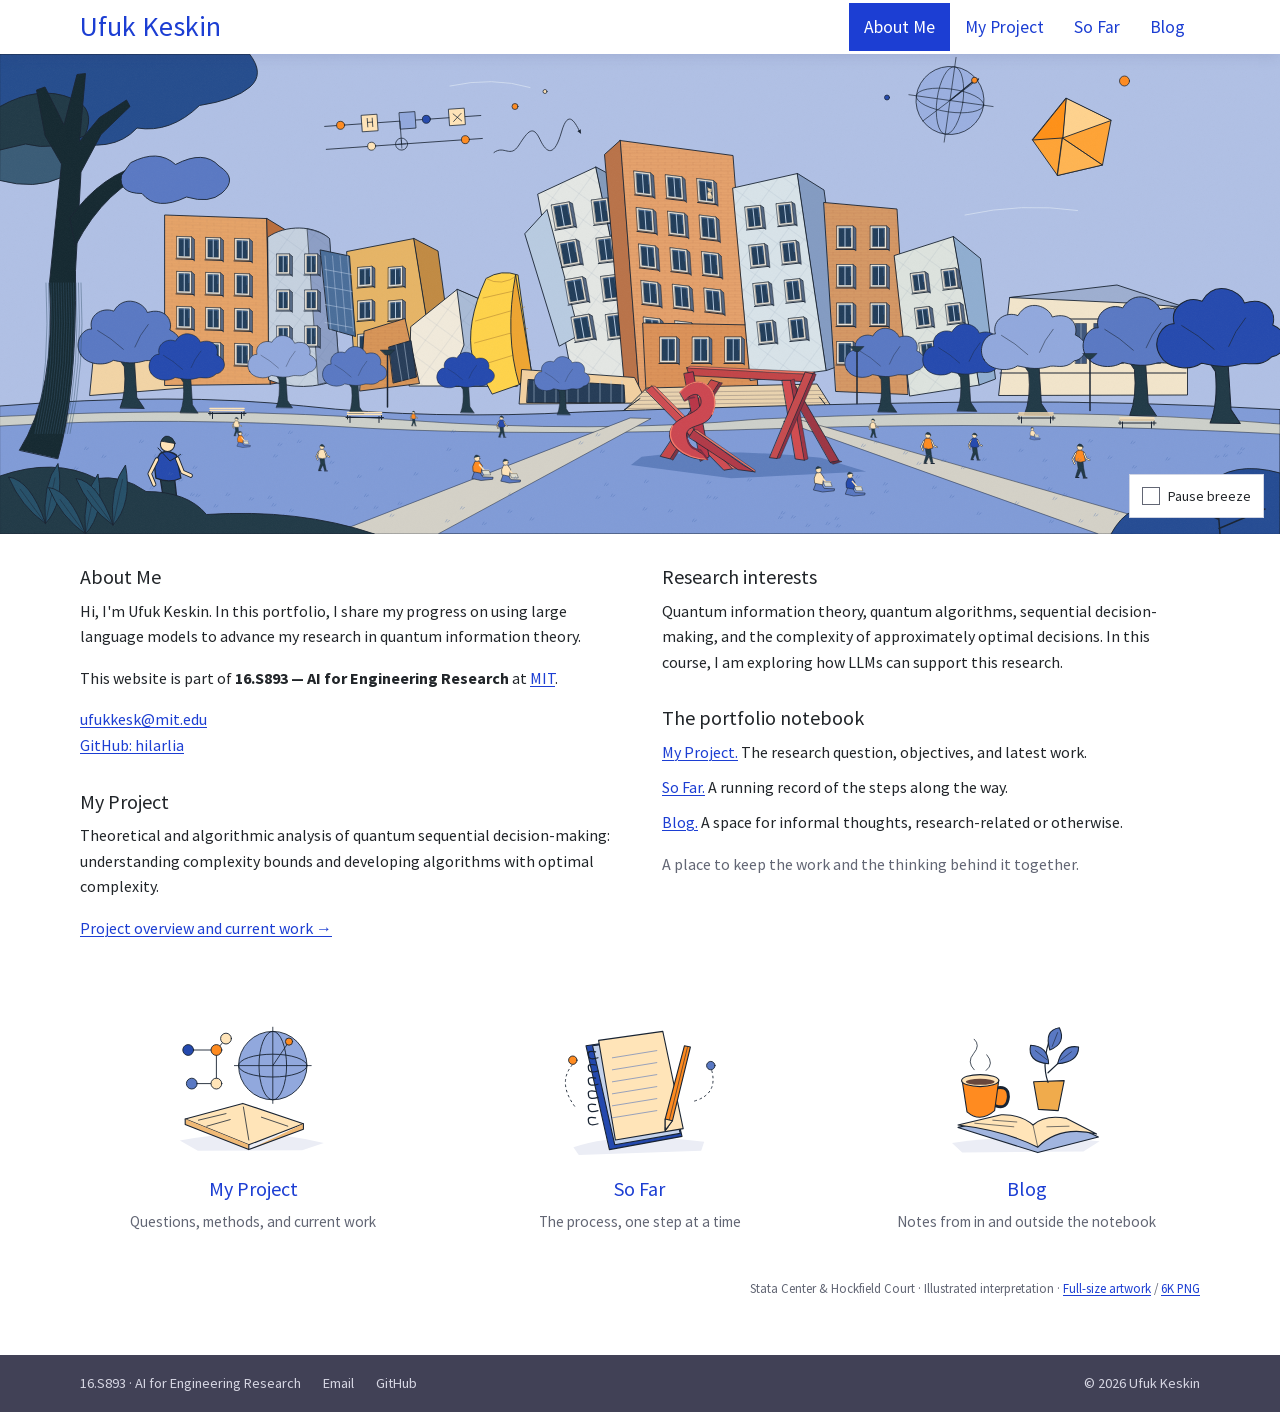
<file: docs/index.html>
<!doctype html>
<html lang="en">
<head>
  <meta charset="utf-8">
  <meta name="viewport" content="width=device-width, initial-scale=1">
  <meta name="description" content="Ufuk Keskin's portfolio for MIT 16.S893: AI for Engineering Research, quantum information theory, and quantum sequential decision-making.">
  <title>Ufuk Keskin | About Me</title>
  <link rel="icon" href="assets/favicon.svg" type="image/svg+xml">
  <link rel="stylesheet" href="style.css">
</head>
<body>
  <a class="skip-link" href="#main">Skip to content</a>
  <header class="site-header">
    <div class="container header-inner">
      <a class="site-title" href="index.html">Ufuk Keskin</a>
      <nav aria-label="Main navigation">
        <ul class="nav-list">
          <li><a href="index.html" aria-current="page">About Me</a></li>
          <li><a href="project.html">My Project</a></li>
          <li><a href="sofar.html">So Far</a></li>
          <li><a href="blog.html">Blog</a></li>
        </ul>
      </nav>
    </div>
  </header>

  <!-- Leaves are a separate decorative layer; the original artwork is untouched. -->
  <figure class="campus-banner">
    <input class="breeze-toggle" type="checkbox" id="pause-breeze">
    <div class="campus-scene">
      <a href="assets/stata-center.svg" aria-label="View the full-size Stata Center illustration">
        <img src="assets/stata-center.svg" width="6144" height="2304" fetchpriority="high"
          alt="Illustrated interpretation of MIT's Stata Center: tilted brick and silver façades above a blue Hockfield Court, with students, trees, and the red steel forms of Aesop's Fables, II.">
      </a>
      <svg class="campus-breeze" viewBox="0 0 2560 960" width="2560" height="960" aria-hidden="true" focusable="false">
        <defs>
          <g id="breeze-leaf-shape" stroke="#182332" stroke-linecap="round" stroke-linejoin="round">
            <path d="M-15 1Q-8-12 14-6Q11 10-3 9Q-11 9-15 1Z" fill="currentColor" stroke-width="1.2"/>
            <path d="M-20 5Q-5 0 9-3M-5 0L-6-5M1-1L5 4" fill="none" stroke-width=".85"/>
          </g>
        </defs>
        <g transform="translate(175 240)">
          <g class="breeze-leaf breeze-leaf--one"><g class="leaf-turn"><use href="#breeze-leaf-shape"/></g></g>
        </g>
        <g transform="translate(370 300)">
          <g class="breeze-leaf breeze-leaf--two"><g class="leaf-turn"><use href="#breeze-leaf-shape"/></g></g>
        </g>
        <g transform="translate(265 545)">
          <g class="breeze-leaf breeze-leaf--three"><g class="leaf-turn"><use href="#breeze-leaf-shape"/></g></g>
        </g>
        <g transform="translate(2070 540)">
          <g class="breeze-leaf breeze-leaf--four"><g class="leaf-turn"><use href="#breeze-leaf-shape"/></g></g>
        </g>
        <g transform="translate(2280 495)">
          <g class="breeze-leaf breeze-leaf--five"><g class="leaf-turn"><use href="#breeze-leaf-shape"/></g></g>
        </g>
      </svg>
    </div>
    <label class="breeze-control" for="pause-breeze">Pause breeze</label>
  </figure>

  <main id="main" class="container home-main">
    <div class="home-columns">
      <div>
        <section aria-labelledby="about-heading">
          <h1 id="about-heading">About Me</h1>
          <p>
            Hi, I'm Ufuk Keskin. In this portfolio, I share my progress on using
            large language models to advance my research in quantum information theory.
          </p>
          <p>
            This website is part of <strong>16.S893 — AI for Engineering Research</strong>
            at <a href="https://www.mit.edu/">MIT</a>.
          </p>
          <!-- Add your background, education, and other personal details here. -->
          <p>
            <a href="mailto:ufukkesk@mit.edu">ufukkesk@mit.edu</a><br>
            <a href="https://github.com/hilarlia">GitHub: hilarlia</a>
          </p>
        </section>
        <section aria-labelledby="project-heading">
          <h2 id="project-heading">My Project</h2>
          <p>
            Theoretical and algorithmic analysis of quantum sequential decision-making:
            understanding complexity bounds and developing algorithms with optimal complexity.
          </p>
          <p><a href="project.html">Project overview and current work →</a></p>
        </section>
      </div>
      <div>
        <section aria-labelledby="interests-heading">
          <h2 id="interests-heading">Research interests</h2>
          <p>
            Quantum information theory, quantum algorithms, sequential decision-making,
            and the complexity of approximately optimal decisions. In this course,
            I am exploring how LLMs can support this research.
          </p>
        </section>
        <section aria-labelledby="notebook-heading">
          <h2 id="notebook-heading">The portfolio notebook</h2>
          <ul class="link-list">
            <li><a href="project.html">My Project.</a> The research question, objectives, and latest work.</li>
            <li><a href="sofar.html">So Far.</a> A running record of the steps along the way.</li>
            <li><a href="blog.html">Blog.</a> A space for informal thoughts, research-related or otherwise.</li>
          </ul>
          <p class="muted">A place to keep the work and the thinking behind it together.</p>
        </section>
      </div>
    </div>

    <nav class="section-links" aria-label="Explore the portfolio">
      <a class="section-link" href="project.html">
        <img src="assets/research.svg" alt="" width="300" height="250" loading="lazy">
        <h2>My Project</h2>
        <p>Questions, methods, and current work</p>
      </a>
      <a class="section-link" href="sofar.html">
        <img src="assets/notebook.svg" alt="" width="300" height="250" loading="lazy">
        <h2>So Far</h2>
        <p>The process, one step at a time</p>
      </a>
      <a class="section-link" href="blog.html">
        <img src="assets/coffee.svg" alt="" width="300" height="250" loading="lazy">
        <h2>Blog</h2>
        <p>Notes from in and outside the notebook</p>
      </a>
    </nav>
    <p class="artwork-note">
      Stata Center &amp; Hockfield Court · Illustrated interpretation ·
      <a href="assets/stata-center.svg">Full-size artwork</a> / <a href="assets/stata-center-6k.png" download>6K PNG</a>
    </p>
  </main>

  <footer class="site-footer">
    <div class="container footer-inner">
      <div class="footer-links">
        <span>16.S893 · AI for Engineering Research</span>
        <a href="mailto:ufukkesk@mit.edu">Email</a>
        <a href="https://github.com/hilarlia">GitHub</a>
      </div>
      <p>© 2026 Ufuk Keskin</p>
    </div>
  </footer>
</body>
</html>
</file>
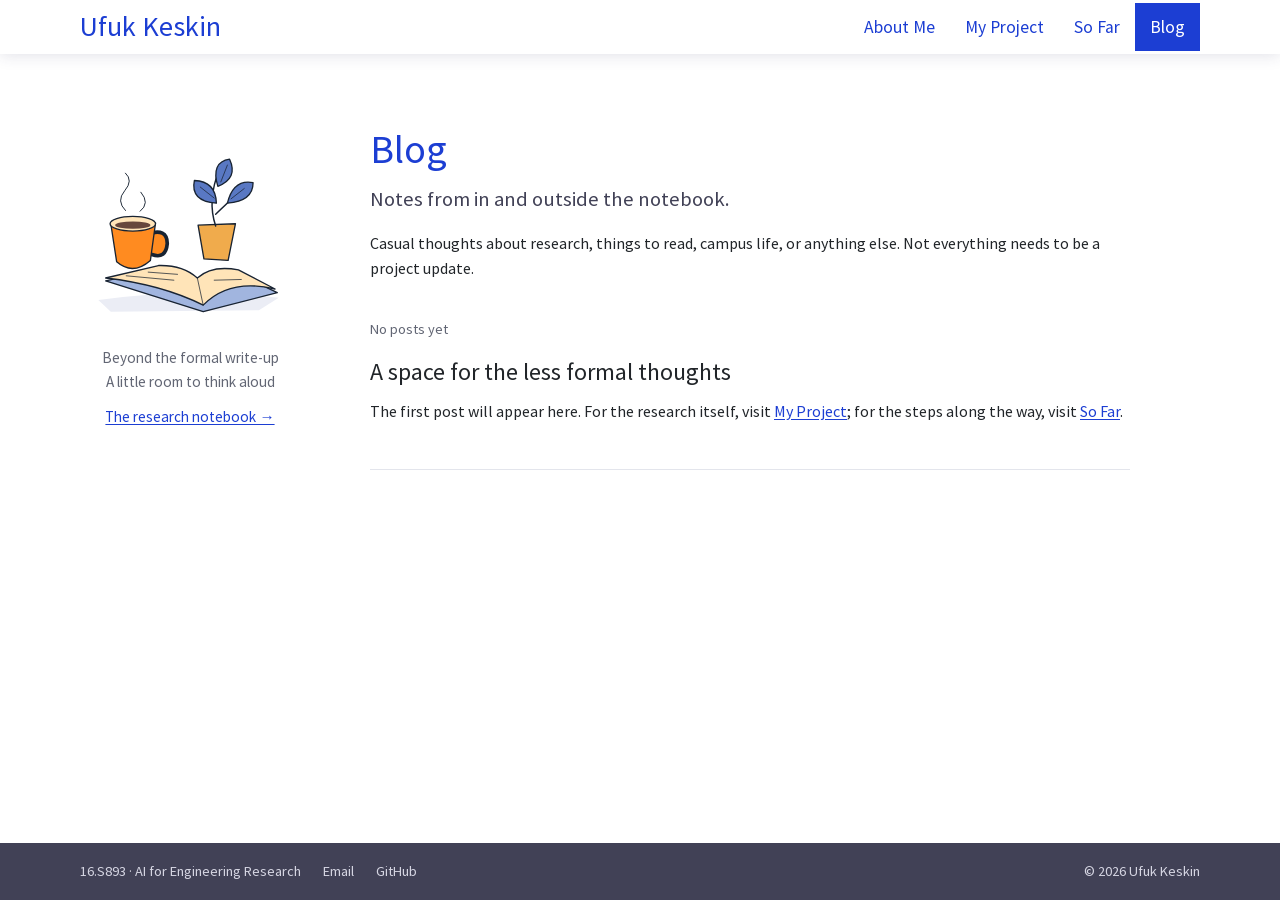
<file: docs/blog.html>
<!doctype html>
<html lang="en">
<head>
  <meta charset="utf-8">
  <meta name="viewport" content="width=device-width, initial-scale=1">
  <meta name="description" content="Informal notes and reflections from Ufuk Keskin, on research and everything beyond it.">
  <title>Ufuk Keskin | Blog</title>
  <link rel="icon" href="assets/favicon.svg" type="image/svg+xml">
  <link rel="stylesheet" href="style.css">
</head>
<body>
  <a class="skip-link" href="#main">Skip to content</a>
  <header class="site-header">
    <div class="container header-inner">
      <a class="site-title" href="index.html">Ufuk Keskin</a>
      <nav aria-label="Main navigation">
        <ul class="nav-list">
          <li><a href="index.html">About Me</a></li>
          <li><a href="project.html">My Project</a></li>
          <li><a href="sofar.html">So Far</a></li>
          <li><a href="blog.html" aria-current="page">Blog</a></li>
        </ul>
      </nav>
    </div>
  </header>

  <main id="main" class="container page-main">
    <div class="page-layout">
      <aside class="page-aside" aria-label="Related page">
        <img src="assets/coffee.svg" alt="" width="300" height="250">
        <p>Beyond the formal write-up<br>A little room to think aloud<br><a href="sofar.html">The research notebook →</a></p>
      </aside>
      <div class="prose">
        <header class="page-heading">
          <h1>Blog</h1>
          <p class="lead">Notes from in and outside the notebook.</p>
          <p>Casual thoughts about research, things to read, campus life, or anything else. Not everything needs to be a project update.</p>
        </header>
        <section class="blog-post" aria-labelledby="first-post">
          <p class="meta">No posts yet</p>
          <h2 id="first-post">A space for the less formal thoughts</h2>
          <p>The first post will appear here. For the research itself, visit <a href="project.html">My Project</a>; for the steps along the way, visit <a href="sofar.html">So Far</a>.</p>
        </section>

        <!--
          TO PUBLISH A POST:
          Remove the empty-state section above. Copy this article out of the comment,
          replace its title, date, id, and text, and put your newest post first.
          Use a real date in YYYY-MM-DD form for datetime (the value below is an example).

          <article class="blog-post" id="my-first-note">
            <p class="meta"><time datetime="2026-09-14">September 14, 2026</time> · Notes</p>
            <h2><a class="permalink" href="#my-first-note">Your post title</a></h2>
            <p>Your own thoughts go here.</p>
          </article>
        -->
      </div>
    </div>
  </main>

  <footer class="site-footer">
    <div class="container footer-inner">
      <div class="footer-links">
        <span>16.S893 · AI for Engineering Research</span>
        <a href="mailto:ufukkesk@mit.edu">Email</a>
        <a href="https://github.com/hilarlia">GitHub</a>
      </div>
      <p>© 2026 Ufuk Keskin</p>
    </div>
  </footer>
</body>
</html>
</file>
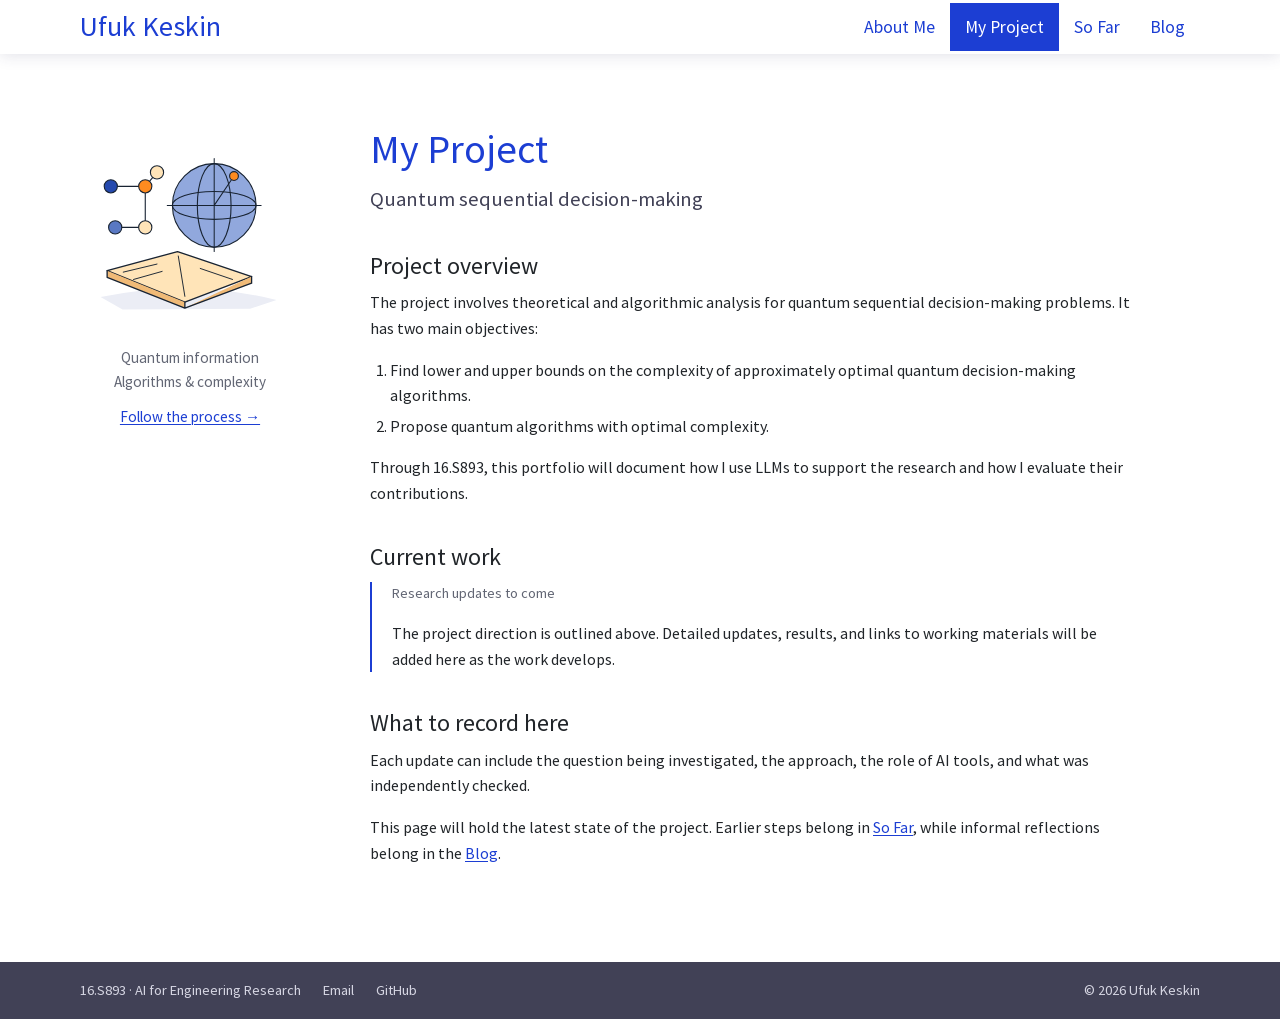
<file: docs/project.html>
<!doctype html>
<html lang="en">
<head>
  <meta charset="utf-8">
  <meta name="viewport" content="width=device-width, initial-scale=1">
  <meta name="description" content="Ufuk Keskin's research project on complexity bounds and algorithms for quantum sequential decision-making.">
  <title>Ufuk Keskin | My Project</title>
  <link rel="icon" href="assets/favicon.svg" type="image/svg+xml">
  <link rel="stylesheet" href="style.css">
</head>
<body>
  <a class="skip-link" href="#main">Skip to content</a>
  <header class="site-header">
    <div class="container header-inner">
      <a class="site-title" href="index.html">Ufuk Keskin</a>
      <nav aria-label="Main navigation">
        <ul class="nav-list">
          <li><a href="index.html">About Me</a></li>
          <li><a href="project.html" aria-current="page">My Project</a></li>
          <li><a href="sofar.html">So Far</a></li>
          <li><a href="blog.html">Blog</a></li>
        </ul>
      </nav>
    </div>
  </header>

  <main id="main" class="container page-main">
    <div class="page-layout">
      <aside class="page-aside" aria-label="Related page">
        <img src="assets/research.svg" alt="" width="300" height="250">
        <p>Quantum information<br>Algorithms &amp; complexity<br><a href="sofar.html">Follow the process →</a></p>
      </aside>
      <div class="prose">
        <header class="page-heading">
          <h1>My Project</h1>
          <p class="lead">Quantum sequential decision-making</p>
        </header>
        <section aria-labelledby="overview">
          <h2 id="overview">Project overview</h2>
          <p>
            The project involves theoretical and algorithmic analysis for quantum
            sequential decision-making problems. It has two main objectives:
          </p>
          <ol>
            <li>Find lower and upper bounds on the complexity of approximately optimal quantum decision-making algorithms.</li>
            <li>Propose quantum algorithms with optimal complexity.</li>
          </ol>
          <p>
            Through 16.S893, this portfolio will document how I use LLMs
            to support the research and how I evaluate their contributions.
          </p>
        </section>
        <section aria-labelledby="current-work">
          <h2 id="current-work">Current work</h2>
          <!-- Replace this note with a dated summary of your actual latest work. -->
          <div class="note">
            <p class="meta">Research updates to come</p>
            <p>
              The project direction is outlined above. Detailed updates, results,
              and links to working materials will be added here as the work develops.
            </p>
          </div>
        </section>
        <section aria-labelledby="working-notes">
          <h2 id="working-notes">What to record here</h2>
          <p>Each update can include the question being investigated, the approach, the role of AI tools, and what was independently checked.</p>
          <p>
            This page will hold the latest state of the project.
            Earlier steps belong in <a href="sofar.html">So Far</a>, while informal reflections belong in the <a href="blog.html">Blog</a>.
          </p>
        </section>
      </div>
    </div>
  </main>

  <footer class="site-footer">
    <div class="container footer-inner">
      <div class="footer-links">
        <span>16.S893 · AI for Engineering Research</span>
        <a href="mailto:ufukkesk@mit.edu">Email</a>
        <a href="https://github.com/hilarlia">GitHub</a>
      </div>
      <p>© 2026 Ufuk Keskin</p>
    </div>
  </footer>
</body>
</html>
</file>
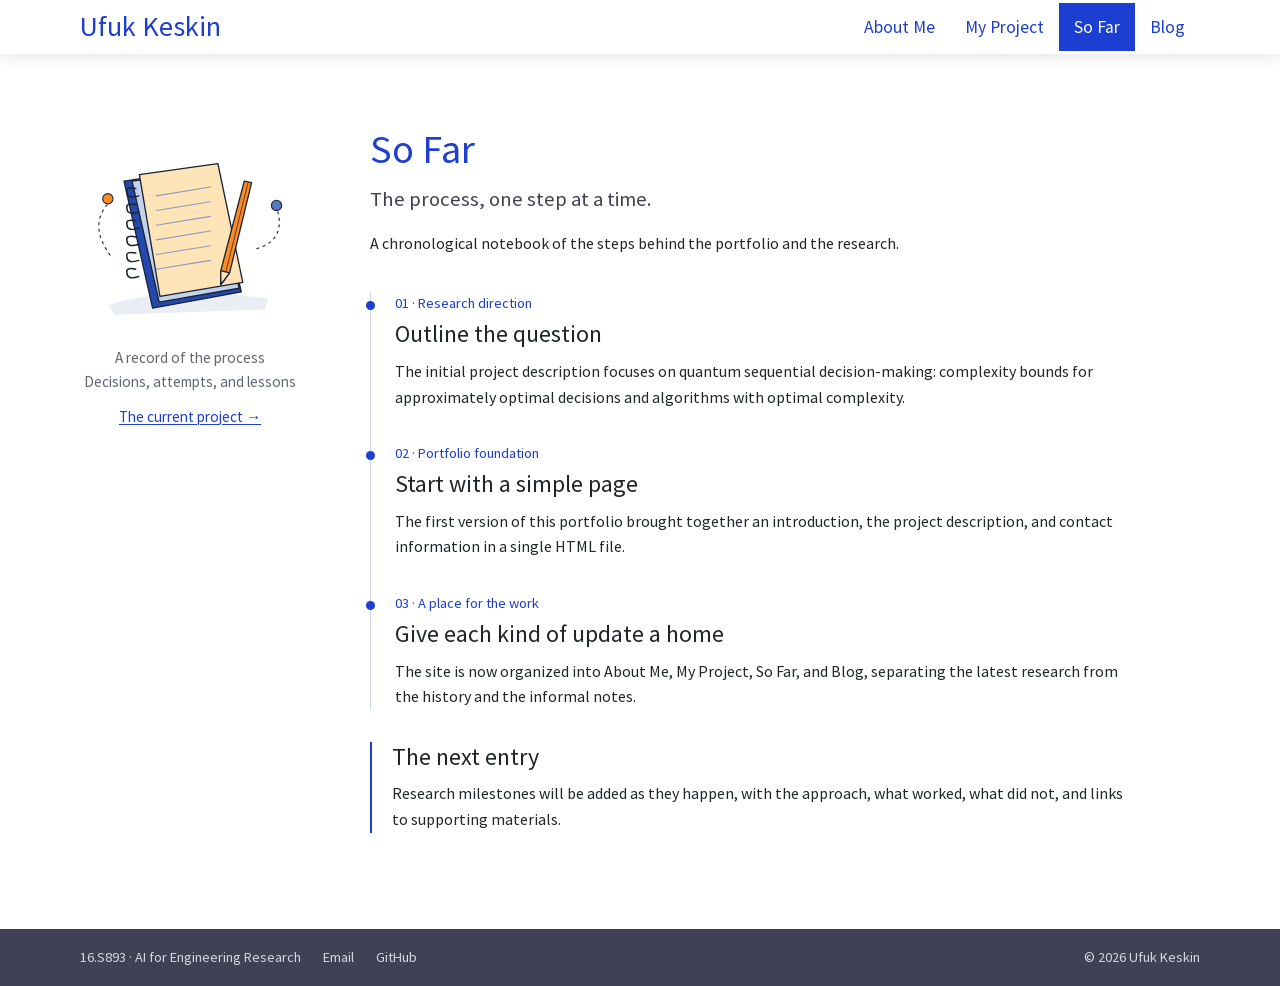
<file: docs/sofar.html>
<!doctype html>
<html lang="en">
<head>
  <meta charset="utf-8">
  <meta name="viewport" content="width=device-width, initial-scale=1">
  <meta name="description" content="The steps behind Ufuk Keskin's AI for Engineering Research portfolio and project.">
  <title>Ufuk Keskin | So Far</title>
  <link rel="icon" href="assets/favicon.svg" type="image/svg+xml">
  <link rel="stylesheet" href="style.css">
</head>
<body>
  <a class="skip-link" href="#main">Skip to content</a>
  <header class="site-header">
    <div class="container header-inner">
      <a class="site-title" href="index.html">Ufuk Keskin</a>
      <nav aria-label="Main navigation">
        <ul class="nav-list">
          <li><a href="index.html">About Me</a></li>
          <li><a href="project.html">My Project</a></li>
          <li><a href="sofar.html" aria-current="page">So Far</a></li>
          <li><a href="blog.html">Blog</a></li>
        </ul>
      </nav>
    </div>
  </header>

  <main id="main" class="container page-main">
    <div class="page-layout">
      <aside class="page-aside" aria-label="Related page">
        <img src="assets/notebook.svg" alt="" width="300" height="250">
        <p>A record of the process<br>Decisions, attempts, and lessons<br><a href="project.html">The current project →</a></p>
      </aside>
      <div class="prose">
        <header class="page-heading">
          <h1>So Far</h1>
          <p class="lead">The process, one step at a time.</p>
          <p>A chronological notebook of the steps behind the portfolio and the research.</p>
        </header>
        <ol class="timeline">
          <li>
            <p class="step">01 · Research direction</p>
            <h2>Outline the question</h2>
            <p>
              The initial project description focuses on quantum sequential decision-making:
              complexity bounds for approximately optimal decisions and algorithms with optimal complexity.
            </p>
          </li>
          <li>
            <p class="step">02 · Portfolio foundation</p>
            <h2>Start with a simple page</h2>
            <p>
              The first version of this portfolio brought together an introduction,
              the project description, and contact information in a single HTML file.
            </p>
          </li>
          <li>
            <p class="step">03 · A place for the work</p>
            <h2>Give each kind of update a home</h2>
            <p>
              The site is now organized into About Me, My Project, So Far, and Blog,
              separating the latest research from the history and the informal notes.
            </p>
          </li>
        </ol>
        <!-- Add new <li> entries above with your actual dates and completed steps. -->
        <section class="note" aria-labelledby="next-entry">
          <h2 id="next-entry">The next entry</h2>
          <p>Research milestones will be added as they happen, with the approach, what worked, what did not, and links to supporting materials.</p>
        </section>
      </div>
    </div>
  </main>

  <footer class="site-footer">
    <div class="container footer-inner">
      <div class="footer-links">
        <span>16.S893 · AI for Engineering Research</span>
        <a href="mailto:ufukkesk@mit.edu">Email</a>
        <a href="https://github.com/hilarlia">GitHub</a>
      </div>
      <p>© 2026 Ufuk Keskin</p>
    </div>
  </footer>
</body>
</html>
</file>
<file: docs/style.css>
/* Source Sans Pro is hosted locally so previews also work offline. */
@font-face {
  font-family: "Source Sans Pro";
  font-style: normal;
  font-weight: 400;
  font-display: swap;
  src: url("assets/fonts/source-sans-pro-regular.woff2") format("woff2");
}
@font-face {
  font-family: "Source Sans Pro";
  font-style: normal;
  font-weight: 700;
  font-display: swap;
  src: url("assets/fonts/source-sans-pro-bold.woff2") format("woff2");
}
@font-face {
  font-family: "Source Sans Pro";
  font-style: italic;
  font-weight: 400;
  font-display: swap;
  src: url("assets/fonts/source-sans-pro-italic.woff2") format("woff2");
}

:root {
  --blue: #1c3ed3;
  --ink: #212529;
  --muted: #626674;
  --footer: #414156;
  --rule: #e3e5ec;
}

* { box-sizing: border-box; }
html { -webkit-text-size-adjust: 100%; }
body {
  margin: 0;
  min-height: 100vh;
  display: flex;
  flex-direction: column;
  background: #fff;
  color: var(--ink);
  font-family: "Source Sans Pro", "Helvetica Neue", Arial, sans-serif;
  font-size: 16px;
  line-height: 1.6;
}
a { color: var(--blue); text-decoration: none; }
a:hover { text-decoration: underline; }
/* Identify inline links by more than color alone. Navigation stays unadorned. */
.home-columns a, .artwork-note a, .page-aside a {
  text-decoration: underline;
  text-decoration-thickness: 1px;
  text-underline-offset: 2px;
}
a:focus-visible {
  outline: 3px solid var(--blue);
  outline-offset: 4px;
}
p { margin: 0 0 1rem; }
h1, h2, h3 { margin: 0 0 .6rem; font-weight: 400; line-height: 1.25; }
h1 { font-size: 2.5rem; }
h2 { font-size: 1.25rem; }
h3 { font-size: 1.15rem; }
ul, ol { margin: 0 0 1rem; padding-left: 1.25rem; }
li + li { margin-top: .3rem; }
img { max-width: 100%; }
.container { width: calc(100% - 48px); max-width: 1120px; margin-inline: auto; }
.muted, .meta { color: var(--muted); }
.meta { font-size: .9rem; }

.skip-link {
  position: absolute;
  left: 1rem;
  top: -100px;
  z-index: 10;
  padding: .5rem 1rem;
  background: #fff;
}
.skip-link:focus { top: 1rem; }
.site-header {
  position: relative;
  z-index: 1;
  background: #fff;
  box-shadow: 0 1px 15px rgb(50 50 93 / 15%);
}
.header-inner {
  display: flex;
  align-items: center;
  justify-content: space-between;
  gap: 24px;
  min-height: 54px;
}
.site-title {
  color: var(--blue);
  font-size: 1.75rem;
  font-weight: 400;
  line-height: 1.2;
  white-space: nowrap;
}
.site-title:hover { text-decoration: none; }
.nav-list {
  display: flex;
  align-items: center;
  list-style: none;
  margin: 0;
  padding: 0;
}
.nav-list li { margin: 0; }
.nav-list a {
  display: block;
  padding: 10px 15px;
  font-size: 1.1rem;
  white-space: nowrap;
}
.nav-list a:hover, .nav-list a[aria-current="page"] {
  color: #fff;
  background: var(--blue);
  text-decoration: none;
}

/* A real image, not a background with cover: the entire scene stays visible. */
.campus-banner { position: relative; margin: 0; background: #fff; }
.campus-scene { position: relative; background: #a8b8df; }
.campus-banner a { display: block; }
.campus-banner a:focus-visible { outline-offset: -5px; }
.campus-banner img {
  display: block;
  width: 100%;
  height: auto;
  aspect-ratio: 8 / 3;
}

/* A light SVG overlay keeps the architecture, easter egg, and downloads static. */
.campus-breeze {
  position: absolute;
  inset: 0;
  width: 100%;
  height: 100%;
  overflow: hidden;
  pointer-events: none;
}
.breeze-leaf {
  --flight: 24s;
  --delay: -6s;
  --drift-x: 580px;
  --drift-y: 580px;
  color: #5978c3;
  opacity: 0;
  animation: leaf-drift var(--flight) linear var(--delay) infinite;
}
.leaf-turn {
  transform-box: fill-box;
  transform-origin: center;
  animation: leaf-turn 7s ease-in-out var(--delay) infinite alternate;
}
.breeze-leaf--two {
  --flight: 29s;
  --delay: -18s;
  --drift-x: 520px;
  --drift-y: 520px;
  color: #e6a367;
}
.breeze-leaf--three {
  --flight: 22s;
  --delay: -12s;
  --drift-x: 640px;
  --drift-y: 340px;
  color: #91a8dd;
}
.breeze-leaf--four {
  --flight: 26s;
  --delay: -3s;
  --drift-x: 390px;
  --drift-y: 340px;
  color: #e6a367;
}
.breeze-leaf--five {
  --flight: 31s;
  --delay: -23s;
  --drift-x: 235px;
  --drift-y: 410px;
}
@keyframes leaf-drift {
  0% { transform: translate(0, 0); opacity: 0; }
  12% { opacity: .85; }
  30% { transform: translate(calc(var(--drift-x) * .28), calc(var(--drift-y) * .23)); }
  58% { transform: translate(calc(var(--drift-x) * .53), calc(var(--drift-y) * .56)); }
  82% { transform: translate(calc(var(--drift-x) * .87), calc(var(--drift-y) * .77)); opacity: .85; }
  100% { transform: translate(var(--drift-x), var(--drift-y)); opacity: 0; }
}
@keyframes leaf-turn {
  from { transform: rotate(-24deg) scaleX(.8); }
  to { transform: rotate(140deg) scaleX(1); }
}

/* A native checkbox provides keyboard/touch pause without any JavaScript. */
.breeze-toggle {
  position: absolute;
  right: 20px;
  bottom: 20px;
  width: 1px;
  height: 1px;
  margin: 0;
  overflow: hidden;
  clip-path: inset(50%);
}
.breeze-control {
  position: absolute;
  right: 16px;
  bottom: 16px;
  display: flex;
  align-items: center;
  gap: 8px;
  min-height: 44px;
  padding: 10px 12px;
  background: #fff;
  color: var(--ink);
  border: 1px solid #d0d5e4;
  font-size: .875rem;
  line-height: 1.2;
  cursor: pointer;
  user-select: none;
}
.breeze-control::before {
  content: "";
  display: grid;
  place-items: center;
  width: 16px;
  height: 16px;
  border: 1px solid var(--muted);
  font-size: 13px;
}
.breeze-control:hover { border-color: var(--blue); }
.breeze-toggle:focus-visible ~ .breeze-control {
  outline: 3px solid var(--blue);
  outline-offset: 3px;
}
.breeze-toggle:checked ~ .breeze-control::before {
  content: "✓";
  background: var(--blue);
  border-color: var(--blue);
  color: #fff;
}
.breeze-toggle:checked ~ .campus-scene .breeze-leaf,
.breeze-toggle:checked ~ .campus-scene .leaf-turn { animation-play-state: paused; }
@media (prefers-reduced-motion: reduce) {
  .campus-breeze, .breeze-toggle, .breeze-control { display: none; }
  .breeze-leaf, .leaf-turn { animation: none; }
}

.artwork-note {
  margin: 28px 0 0;
  text-align: right;
  font-size: .8rem;
  color: var(--muted);
}
.artwork-note a { white-space: nowrap; }
main { flex: 1; }
.home-main { padding: 30px 0 56px; }
.home-columns { display: grid; grid-template-columns: 1fr 1fr; gap: 44px; }
.home-columns h1 { font-size: 1.25rem; }
.home-columns section + section { margin-top: 30px; }
.link-list { list-style: none; padding: 0; }
.link-list li + li { margin-top: .6rem; }
.section-links {
  display: grid;
  grid-template-columns: repeat(3, 1fr);
  gap: 40px;
  margin-top: 56px;
  text-align: center;
}
.section-link { display: block; }
.section-link img { display: block; width: 180px; height: 150px; margin: 0 auto 12px; }
.section-link h2 { color: var(--blue); }
.section-link p { color: var(--muted); font-size: .95rem; }
.section-link:hover { text-decoration: none; }
.section-link:hover h2 { text-decoration: underline; }

/* Interior pages mirror the reference's illustration + uncluttered text layout. */
.page-main { padding: 70px 0 80px; }
.page-layout { display: grid; grid-template-columns: 220px minmax(0, 1fr); gap: 70px; }
.page-aside { padding-top: 18px; text-align: center; }
.page-aside img { width: 220px; height: 184px; display: block; margin-bottom: 20px; }
.page-aside p { font-size: .95rem; color: var(--muted); }
.page-aside a { display: inline-block; margin-top: 10px; }
.page-heading { margin-bottom: 36px; }
.page-heading h1 { color: var(--blue); }
.lead { font-size: 1.3rem; line-height: 1.5; color: #414156; }
.prose { max-width: 760px; }
.prose section + section { margin-top: 36px; }
.prose a:not(.permalink) { text-decoration: underline; text-underline-offset: 2px; }
.prose h2 { font-size: 1.5rem; }
.prose h3 { font-size: 1.25rem; }
.note { border-left: 2px solid var(--blue); padding-left: 20px; }
.timeline { list-style: none; padding-left: 24px; border-left: 1px solid #cdd4ef; }
.timeline li { position: relative; margin: 0 0 32px; }
.timeline li::before {
  content: "";
  position: absolute;
  left: -29px;
  top: 9px;
  width: 9px;
  height: 9px;
  border-radius: 50%;
  background: var(--blue);
}
.timeline .step { color: var(--blue); font-size: .9rem; margin-bottom: 4px; }
.blog-post { padding-bottom: 28px; margin-bottom: 28px; border-bottom: 1px solid var(--rule); }
.blog-post h2 { margin-bottom: 12px; }
.permalink { color: inherit; }
.permalink:hover { color: var(--blue); }

.site-footer { margin-top: auto; background: var(--footer); color: #d5d5e2; }
.footer-inner { display: flex; justify-content: space-between; gap: 24px; padding-block: 17px; font-size: .9rem; }
.footer-inner p { margin: 0; }
.footer-links { display: flex; flex-wrap: wrap; column-gap: 22px; row-gap: 8px; }
.site-footer a { color: #d5d5e2; }
.site-footer a:focus-visible { outline-color: #fff; }

@media (max-width: 900px) {
  .page-layout { grid-template-columns: 160px minmax(0, 1fr); gap: 36px; }
  .page-aside img { width: 160px; height: auto; }
}
@media (max-width: 680px) {
  .container { width: calc(100% - 32px); }
  .header-inner { flex-direction: column; align-items: flex-start; gap: 12px; padding-top: 17px; }
  .site-title { font-size: 1.6rem; }
  .site-header nav { width: 100%; }
  .nav-list { justify-content: space-between; }
  .nav-list a { padding: 10px 9px; font-size: 1rem; }
  /* Put the control below the picture on phones, never over the small scene. */
  .breeze-control { position: static; width: max-content; margin: 8px 16px 0 auto; }
  .artwork-note { text-align: left; font-size: .75rem; }
  .home-main { padding-top: 28px; }
  .home-columns { grid-template-columns: 1fr; gap: 30px; }
  .section-links { gap: 18px; margin-top: 36px; }
  .section-link img { height: auto; width: 100%; }
  .section-link h2 { font-size: 1.15rem; }
  .section-link p { display: none; }
  .page-main { padding: 36px 0 48px; }
  .page-layout { grid-template-columns: minmax(0, 1fr); gap: 32px; }
  .page-aside { grid-row: 2; padding-top: 24px; border-top: 1px solid var(--rule); }
  .page-aside img { width: 140px; margin: 0 auto 16px; }
  h1 { font-size: 2rem; }
  .footer-inner { flex-direction: column; gap: 12px; }
}
@media print {
  .site-header, .site-footer, .section-links, .page-aside, .skip-link,
  .campus-breeze, .breeze-toggle, .breeze-control { display: none; }
  .breeze-leaf, .leaf-turn { animation: none; }
  .page-layout, .home-columns { display: block; }
  .page-main { padding: 0; }
  a { color: inherit; }
}
</file>
